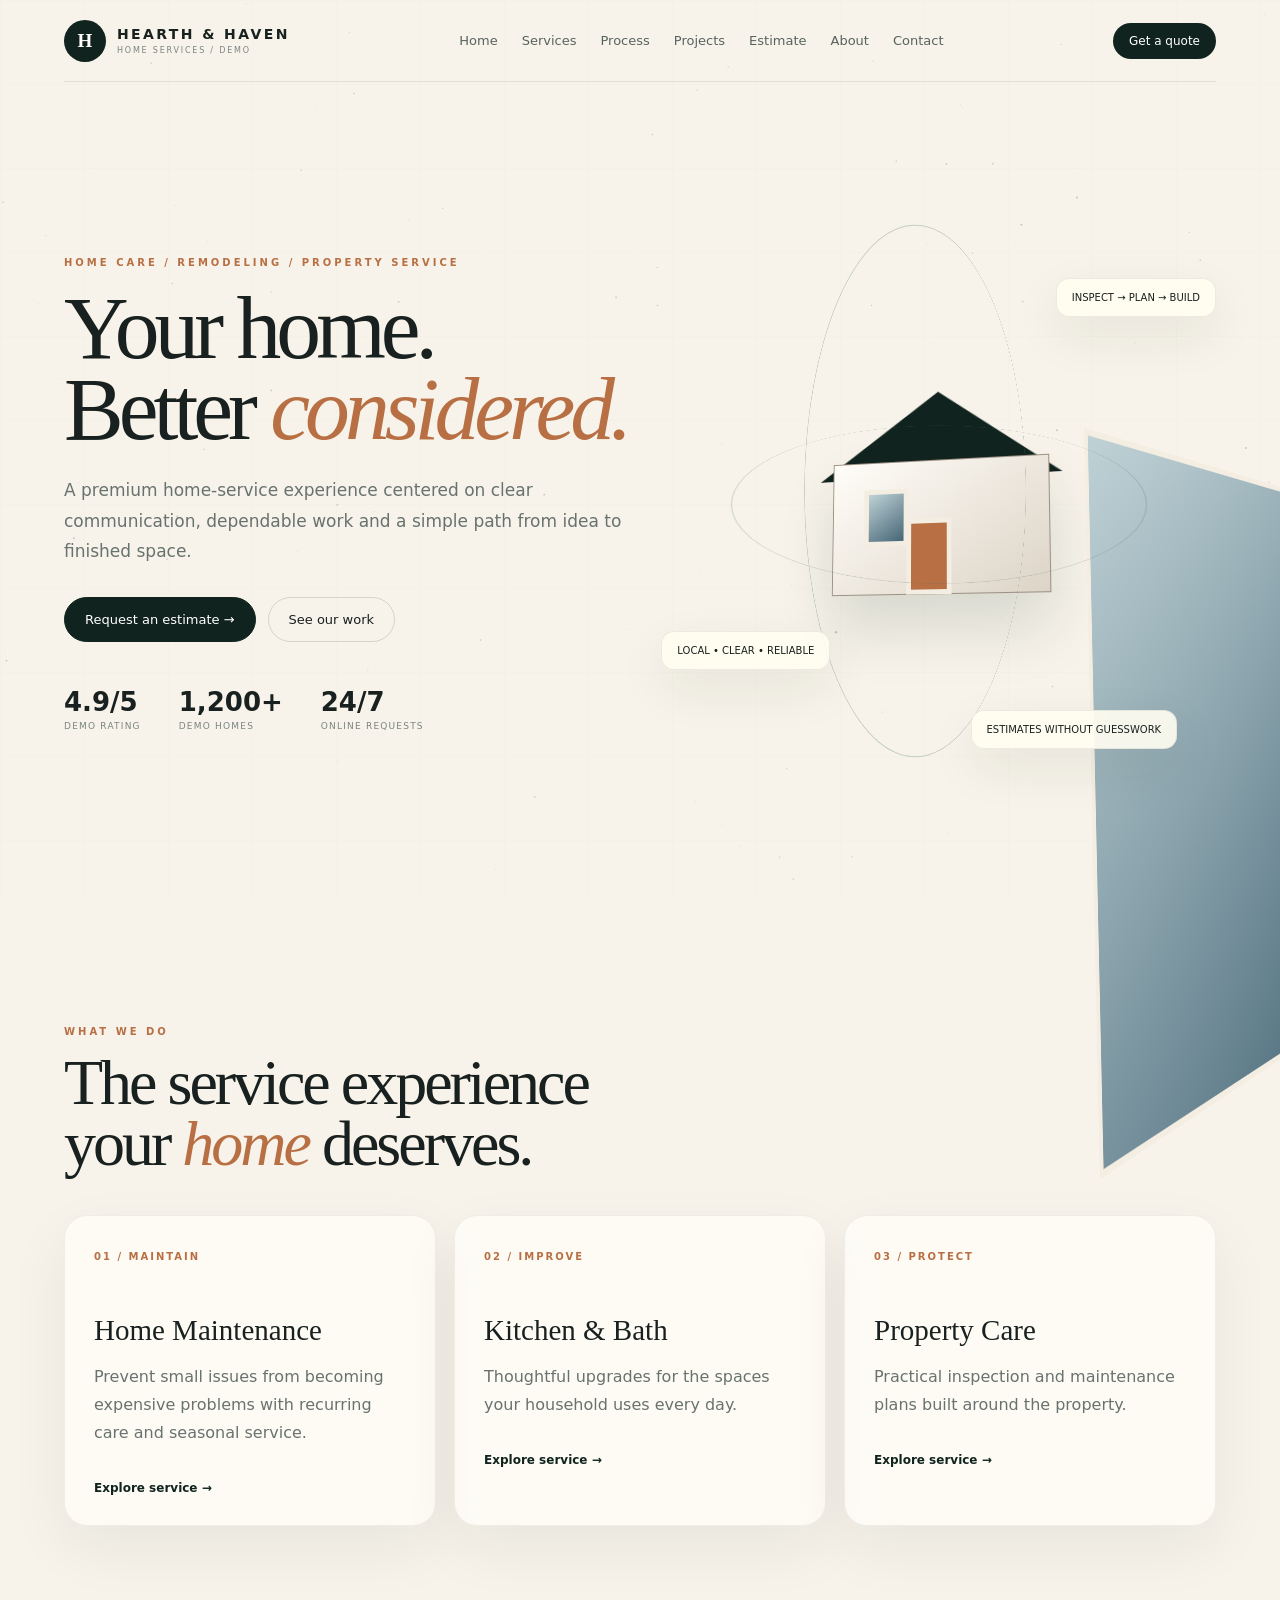
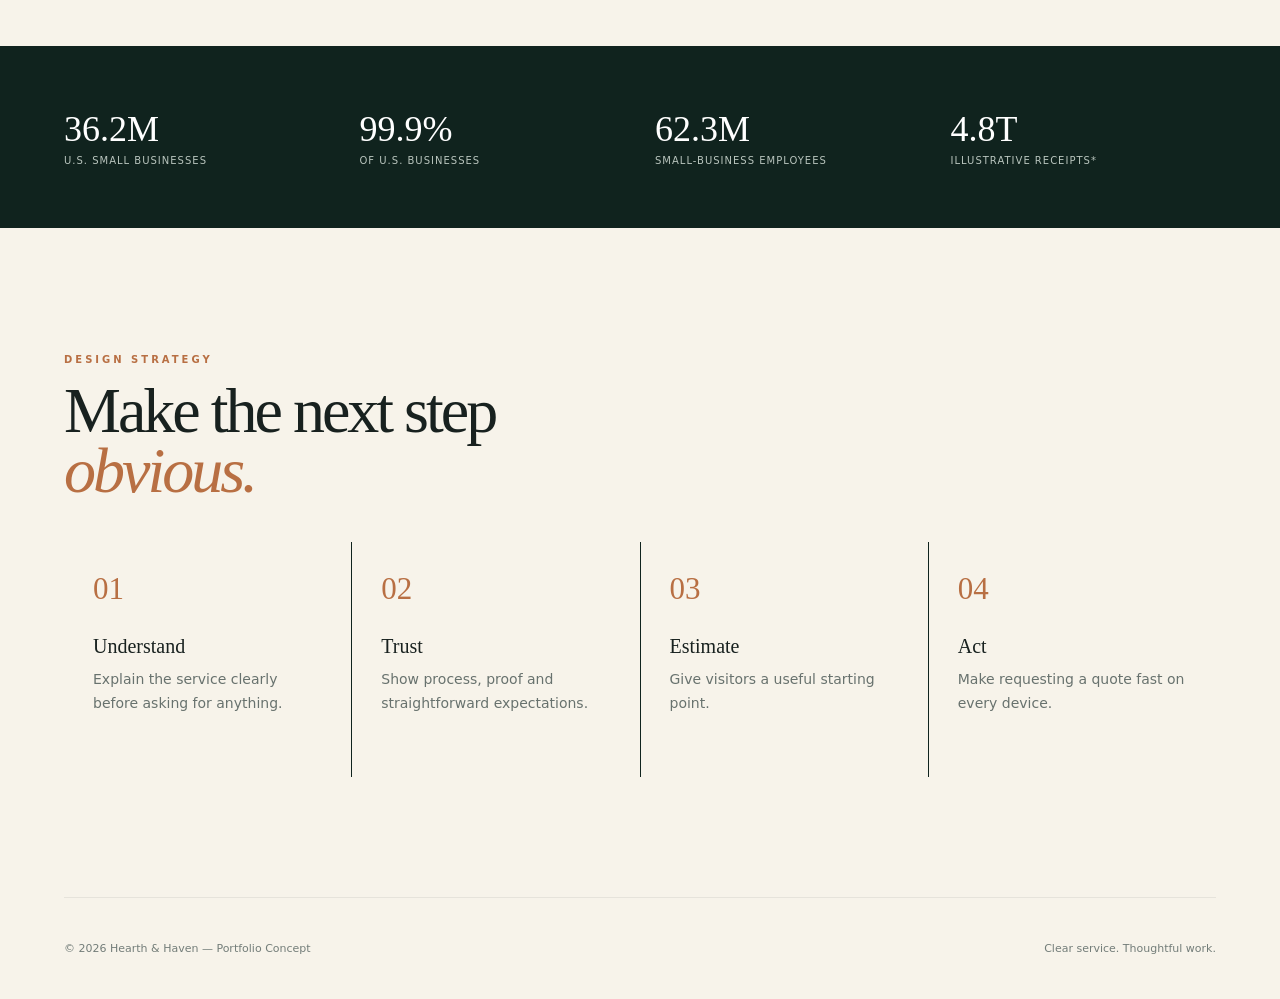
<file: index.html>
<!doctype html>
<html lang="en">
<head>
<meta charset="utf-8">
<meta name="viewport" content="width=device-width,initial-scale=1">
<title>Hearth & Haven — Home</title>
<meta name="description" content="Premium U.S. home-service website concept">
<link rel="stylesheet" href="styles.css">
</head>
<body>
<canvas></canvas><div class="grid"></div>
<header class="header wrap">
<a class="brand" href="index.html"><span class="mark">H</span><span><b>HEARTH & HAVEN</b><small>HOME SERVICES / DEMO</small></span></a>
<nav>
<a href="index.html">Home</a><a href="services.html">Services</a><a href="process.html">Process</a>
<a href="projects.html">Projects</a><a href="pricing.html">Estimate</a><a href="about.html">About</a><a href="contact.html">Contact</a>
</nav>
<a class="header-btn" href="contact.html">Get a quote</a>
</header>

<main>
<section class="hero wrap reveal">
<div>
<span class="kicker">HOME CARE / REMODELING / PROPERTY SERVICE</span>
<h1>Your home.<br>Better <em>considered.</em></h1>
<p class="hero-copy">A premium home-service experience centered on clear communication, dependable work and a simple path from idea to finished space.</p>
<div class="actions"><a class="btn dark" href="contact.html">Request an estimate →</a><a class="btn light" href="projects.html">See our work</a></div>
<div class="trust"><div><strong>4.9/5</strong><span>DEMO RATING</span></div><div><strong>1,200+</strong><span>DEMO HOMES</span></div><div><strong>24/7</strong><span>ONLINE REQUESTS</span></div></div>
</div>
<div class="hero-scene">
<div class="house"><div class="roof"></div><div class="house-body"></div><div class="window"></div><div class="window two"></div><div class="door"></div></div>
<div class="orbit one"></div><div class="orbit two"></div>
<div class="float-card fc1">INSPECT → PLAN → BUILD</div><div class="float-card fc2">LOCAL • CLEAR • RELIABLE</div><div class="float-card fc3">ESTIMATES WITHOUT GUESSWORK</div>
</div>
</section>

<section class="section wrap reveal">
<span class="kicker">WHAT WE DO</span>
<h2>The service experience<br>your <em>home</em> deserves.</h2>
<div class="cards">
<article class="card tilt"><span class="num">01 / MAINTAIN</span><h3>Home Maintenance</h3><p>Prevent small issues from becoming expensive problems with recurring care and seasonal service.</p><a href="services.html">Explore service →</a></article>
<article class="card tilt"><span class="num">02 / IMPROVE</span><h3>Kitchen & Bath</h3><p>Thoughtful upgrades for the spaces your household uses every day.</p><a href="services.html">Explore service →</a></article>
<article class="card tilt"><span class="num">03 / PROTECT</span><h3>Property Care</h3><p>Practical inspection and maintenance plans built around the property.</p><a href="services.html">Explore service →</a></article>
</div>
</section>

<section class="stats">
<div class="wrap stats-grid">
<div><strong>36.2M</strong><span>U.S. SMALL BUSINESSES</span></div>
<div><strong>99.9%</strong><span>OF U.S. BUSINESSES</span></div>
<div><strong>62.3M</strong><span>SMALL-BUSINESS EMPLOYEES</span></div>
<div><strong>4.8T</strong><span>ILLUSTRATIVE RECEIPTS*</span></div>
</div>
</section>

<section class="section wrap reveal">
<span class="kicker">DESIGN STRATEGY</span>
<h2>Make the next step<br><em>obvious.</em></h2>
<div class="process">
<div class="step"><div class="step-num">01</div><h3>Understand</h3><p>Explain the service clearly before asking for anything.</p></div>
<div class="step"><div class="step-num">02</div><h3>Trust</h3><p>Show process, proof and straightforward expectations.</p></div>
<div class="step"><div class="step-num">03</div><h3>Estimate</h3><p>Give visitors a useful starting point.</p></div>
<div class="step"><div class="step-num">04</div><h3>Act</h3><p>Make requesting a quote fast on every device.</p></div>
</div>
</section>
</main>

<footer class="footer wrap"><div>© 2026 Hearth & Haven — Portfolio Concept</div><div>Clear service. Thoughtful work.</div></footer>
<script src="app.js"></script>
</body>
</html>
</file>
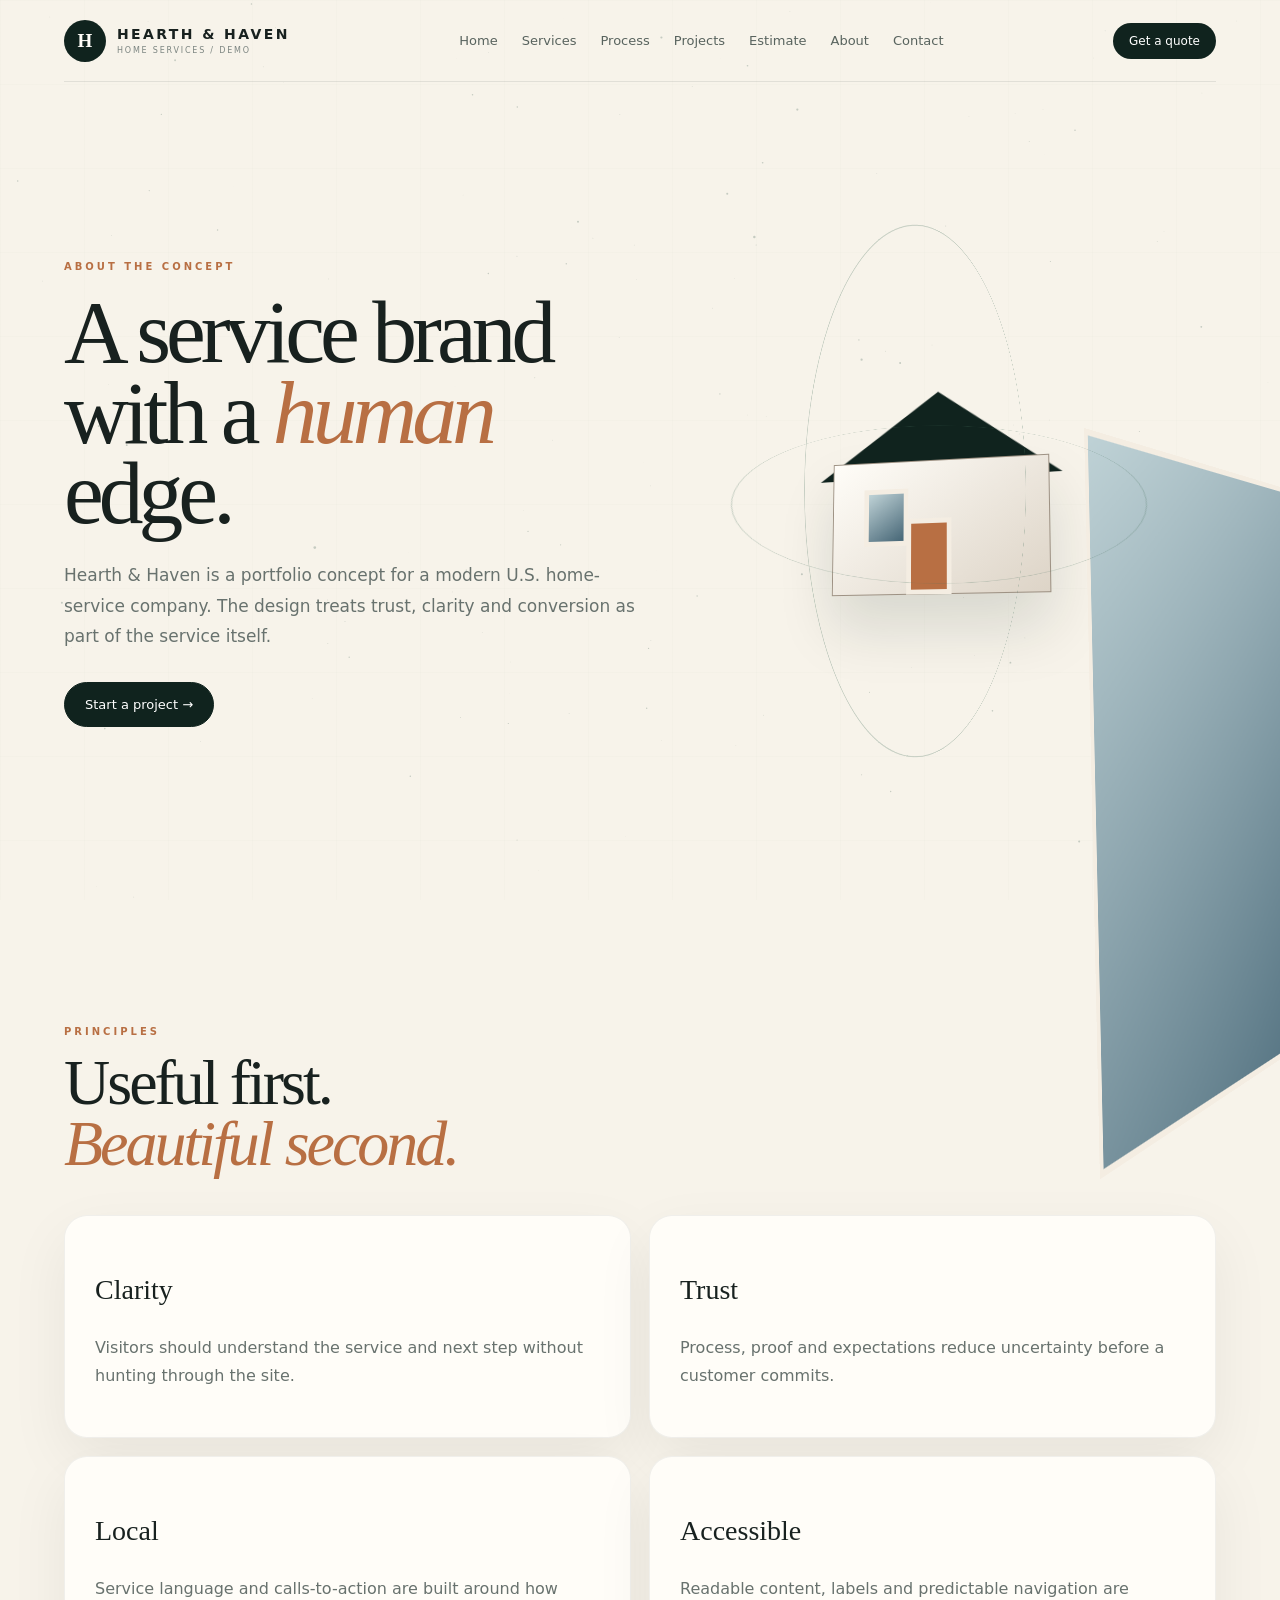
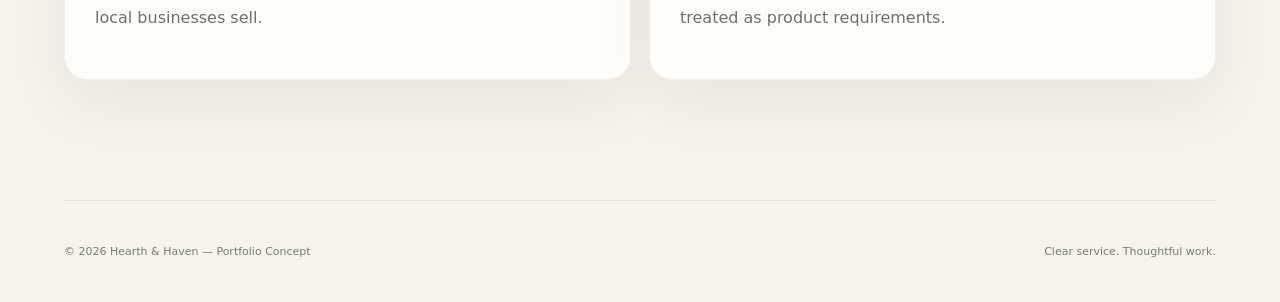
<file: about.html>
<!doctype html>
<html lang="en">
<head>
<meta charset="utf-8">
<meta name="viewport" content="width=device-width,initial-scale=1">
<title>About — Hearth & Haven</title>
<meta name="description" content="About the Hearth & Haven portfolio concept">
<link rel="stylesheet" href="styles.css">
</head>
<body>
<canvas></canvas><div class="grid"></div>
<header class="header wrap">
<a class="brand" href="index.html"><span class="mark">H</span><span><b>HEARTH & HAVEN</b><small>HOME SERVICES / DEMO</small></span></a>
<nav>
<a href="index.html">Home</a><a href="services.html">Services</a><a href="process.html">Process</a>
<a href="projects.html">Projects</a><a href="pricing.html">Estimate</a><a href="about.html">About</a><a href="contact.html">Contact</a>
</nav>
<a class="header-btn" href="contact.html">Get a quote</a>
</header>

<main>
<section class="hero wrap reveal">
<div><span class="kicker">ABOUT THE CONCEPT</span><h1>A service brand<br>with a <em>human</em> edge.</h1><p class="hero-copy">Hearth & Haven is a portfolio concept for a modern U.S. home-service company. The design treats trust, clarity and conversion as part of the service itself.</p><div class="actions"><a class="btn dark" href="contact.html">Start a project →</a></div></div>
<div class="hero-scene"><div class="house"><div class="roof"></div><div class="house-body"></div><div class="window"></div><div class="window two"></div><div class="door"></div></div><div class="orbit one"></div><div class="orbit two"></div></div>
</section>
<section class="section wrap reveal">
<span class="kicker">PRINCIPLES</span><h2>Useful first.<br><em>Beautiful second.</em></h2>
<div class="about-grid">
<article class="about-card tilt"><h3>Clarity</h3><p>Visitors should understand the service and next step without hunting through the site.</p></article>
<article class="about-card tilt"><h3>Trust</h3><p>Process, proof and expectations reduce uncertainty before a customer commits.</p></article>
<article class="about-card tilt"><h3>Local</h3><p>Service language and calls-to-action are built around how local businesses sell.</p></article>
<article class="about-card tilt"><h3>Accessible</h3><p>Readable content, labels and predictable navigation are treated as product requirements.</p></article>
</div>
</section>
</main>

<footer class="footer wrap"><div>© 2026 Hearth & Haven — Portfolio Concept</div><div>Clear service. Thoughtful work.</div></footer>
<script src="app.js"></script>
</body>
</html>
</file>
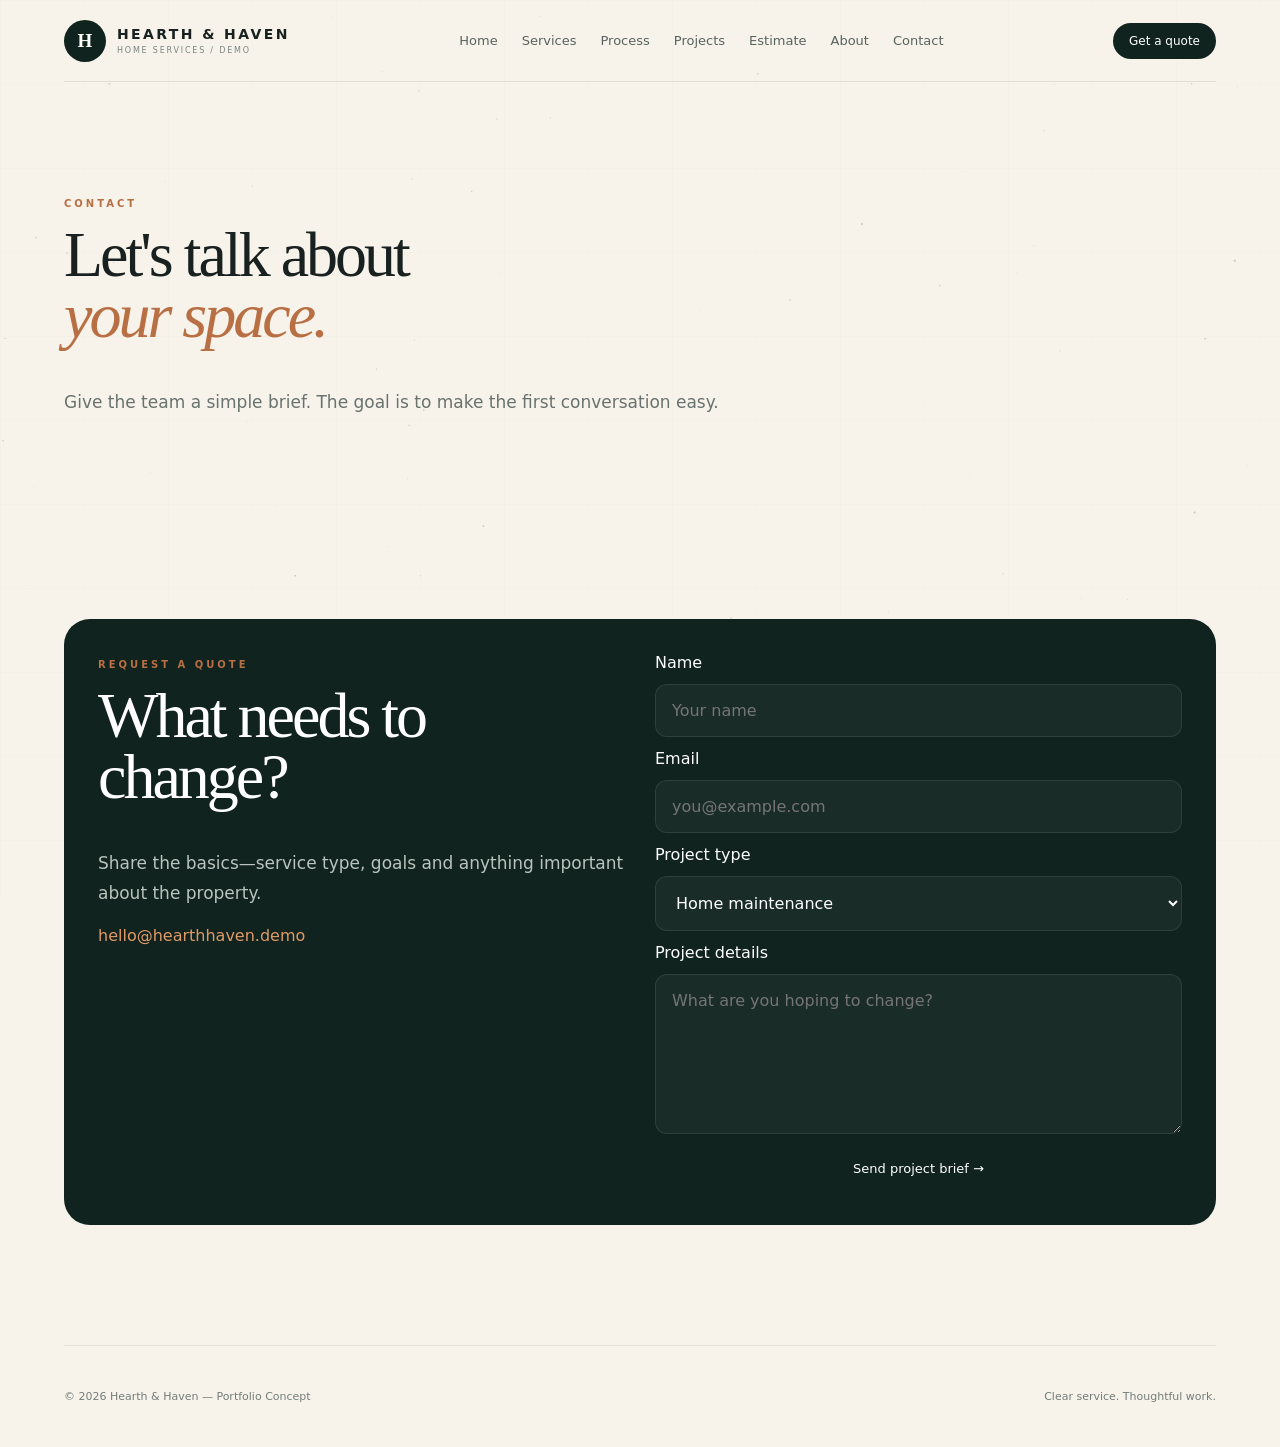
<file: contact.html>
<!doctype html>
<html lang="en">
<head>
<meta charset="utf-8">
<meta name="viewport" content="width=device-width,initial-scale=1">
<title>Contact — Hearth & Haven</title>
<meta name="description" content="Request a project estimate">
<link rel="stylesheet" href="styles.css">
</head>
<body>
<canvas></canvas><div class="grid"></div>
<header class="header wrap">
<a class="brand" href="index.html"><span class="mark">H</span><span><b>HEARTH & HAVEN</b><small>HOME SERVICES / DEMO</small></span></a>
<nav>
<a href="index.html">Home</a><a href="services.html">Services</a><a href="process.html">Process</a>
<a href="projects.html">Projects</a><a href="pricing.html">Estimate</a><a href="about.html">About</a><a href="contact.html">Contact</a>
</nav>
<a class="header-btn" href="contact.html">Get a quote</a>
</header>

<main>
<section class="page-head wrap reveal"><span class="kicker">CONTACT</span><h1 class="page-title">Let's talk about<br><em>your space.</em></h1><p>Give the team a simple brief. The goal is to make the first conversation easy.</p></section>
<section class="section wrap">
<div class="contact reveal">
<div><span class="kicker">REQUEST A QUOTE</span><h2>What needs to change?</h2><p class="lead">Share the basics—service type, goals and anything important about the property.</p><p><a class="email" href="mailto:hello@hearthhaven.demo">hello@hearthhaven.demo</a></p></div>
<form class="form" action="mailto:hello@hearthhaven.demo" method="post" enctype="text/plain">
<label for="name">Name</label><input id="name" name="name" placeholder="Your name" required>
<label for="email">Email</label><input id="email" name="email" type="email" placeholder="you@example.com" required>
<label for="type">Project type</label><select id="type" name="type"><option>Home maintenance</option><option>Kitchen remodel</option><option>Bathroom remodel</option><option>Exterior refresh</option><option>Other</option></select>
<label for="message">Project details</label><textarea id="message" name="message" placeholder="What are you hoping to change?" required></textarea>
<button class="btn dark" type="submit">Send project brief →</button>
</form>
</div>
</section>
</main>

<footer class="footer wrap"><div>© 2026 Hearth & Haven — Portfolio Concept</div><div>Clear service. Thoughtful work.</div></footer>
<script src="app.js"></script>
</body>
</html>
</file>
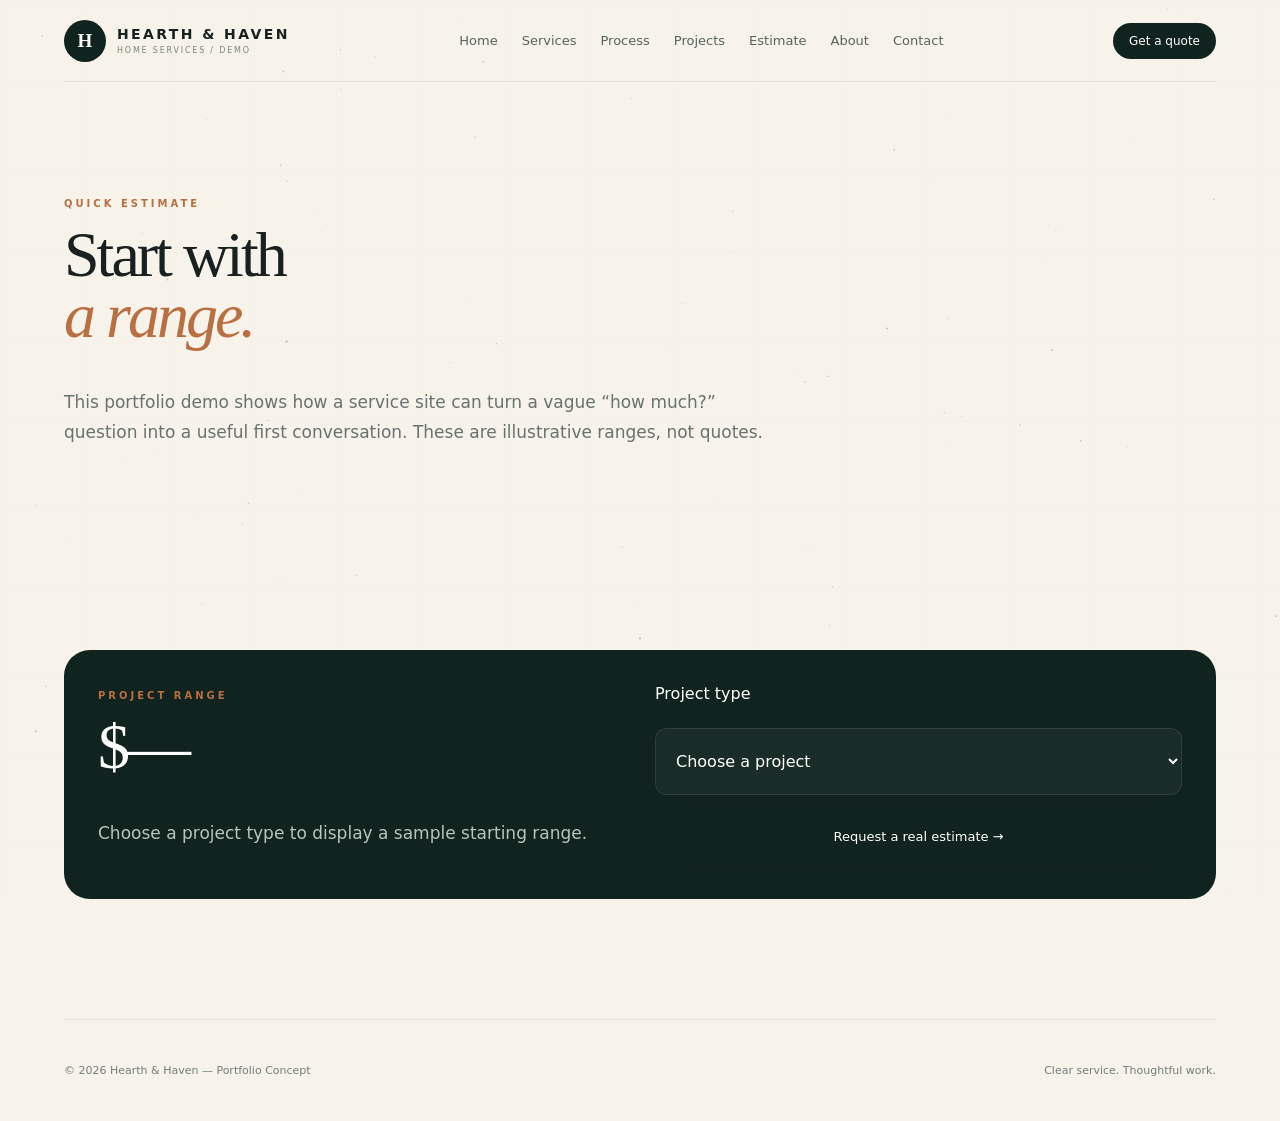
<file: pricing.html>
<!doctype html>
<html lang="en">
<head>
<meta charset="utf-8">
<meta name="viewport" content="width=device-width,initial-scale=1">
<title>Estimate — Hearth & Haven</title>
<meta name="description" content="Illustrative project-range estimator">
<link rel="stylesheet" href="styles.css">
</head>
<body>
<canvas></canvas><div class="grid"></div>
<header class="header wrap">
<a class="brand" href="index.html"><span class="mark">H</span><span><b>HEARTH & HAVEN</b><small>HOME SERVICES / DEMO</small></span></a>
<nav>
<a href="index.html">Home</a><a href="services.html">Services</a><a href="process.html">Process</a>
<a href="projects.html">Projects</a><a href="pricing.html">Estimate</a><a href="about.html">About</a><a href="contact.html">Contact</a>
</nav>
<a class="header-btn" href="contact.html">Get a quote</a>
</header>

<main>
<section class="page-head wrap reveal"><span class="kicker">QUICK ESTIMATE</span><h1 class="page-title">Start with<br><em>a range.</em></h1><p>This portfolio demo shows how a service site can turn a vague “how much?” question into a useful first conversation. These are illustrative ranges, not quotes.</p></section>
<section class="section wrap reveal"><div class="contact"><div><span class="kicker">PROJECT RANGE</span><h2 id="estimateValue">$—</h2><p class="lead">Choose a project type to display a sample starting range.</p></div><div class="form"><label for="estimateType">Project type</label><select id="estimateType"><option value="">Choose a project</option><option value="maintenance">Home maintenance</option><option value="kitchen">Kitchen remodel</option><option value="bathroom">Bathroom remodel</option><option value="exterior">Exterior refresh</option><option value="renovation">Larger renovation</option></select><a class="btn light" href="contact.html">Request a real estimate →</a></div></div></section>
</main>

<footer class="footer wrap"><div>© 2026 Hearth & Haven — Portfolio Concept</div><div>Clear service. Thoughtful work.</div></footer>
<script src="app.js"></script>
</body>
</html>
</file>
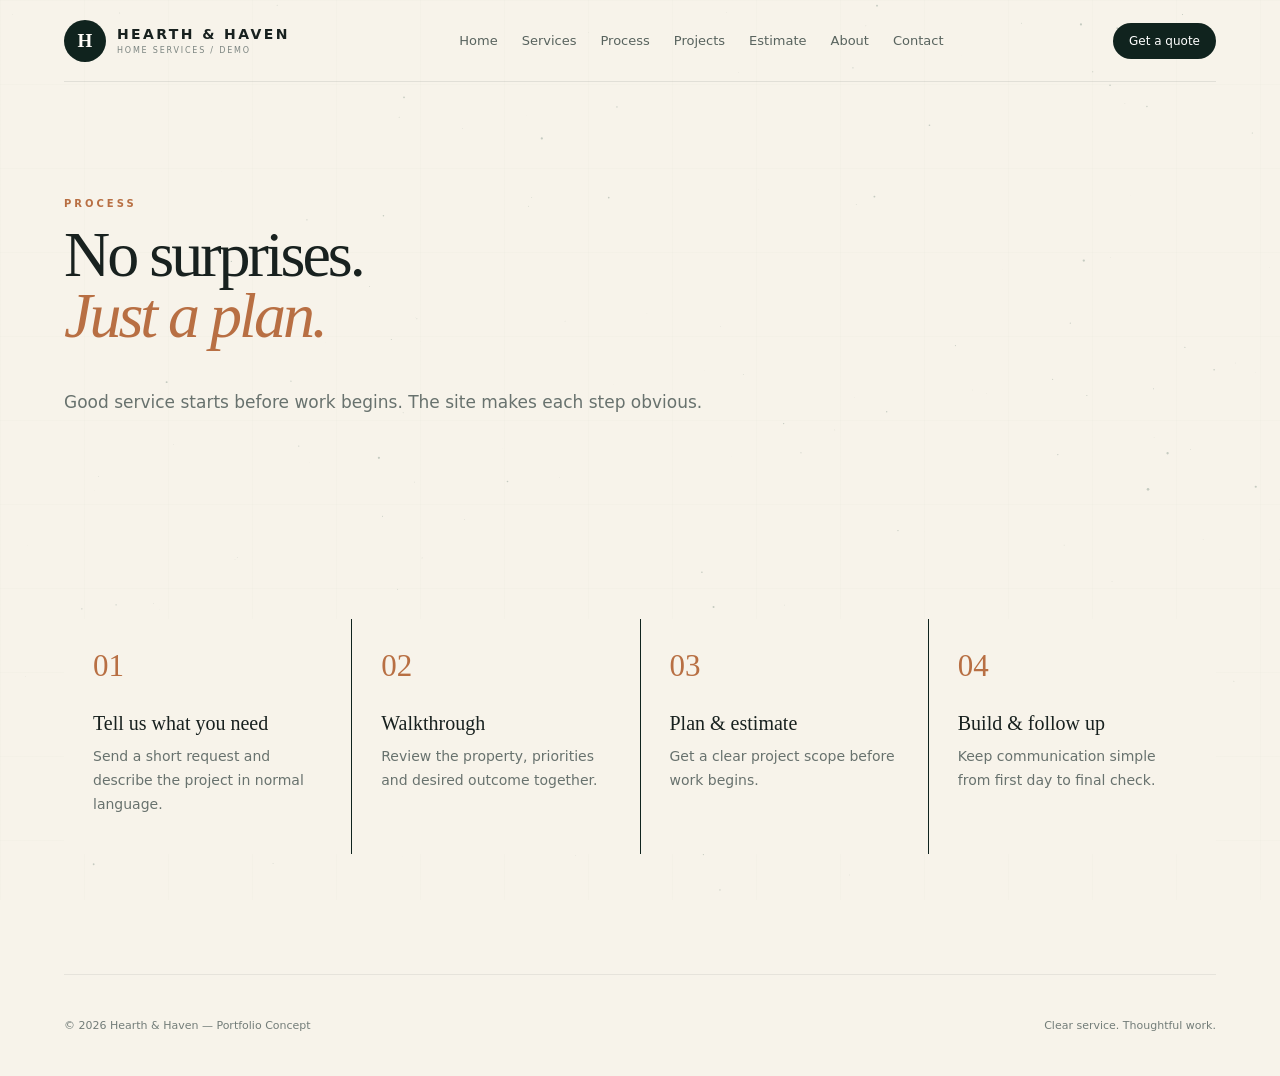
<file: process.html>
<!doctype html>
<html lang="en">
<head>
<meta charset="utf-8">
<meta name="viewport" content="width=device-width,initial-scale=1">
<title>Process — Hearth & Haven</title>
<meta name="description" content="A clear four-step home-service process">
<link rel="stylesheet" href="styles.css">
</head>
<body>
<canvas></canvas><div class="grid"></div>
<header class="header wrap">
<a class="brand" href="index.html"><span class="mark">H</span><span><b>HEARTH & HAVEN</b><small>HOME SERVICES / DEMO</small></span></a>
<nav>
<a href="index.html">Home</a><a href="services.html">Services</a><a href="process.html">Process</a>
<a href="projects.html">Projects</a><a href="pricing.html">Estimate</a><a href="about.html">About</a><a href="contact.html">Contact</a>
</nav>
<a class="header-btn" href="contact.html">Get a quote</a>
</header>

<main>
<section class="page-head wrap reveal"><span class="kicker">PROCESS</span><h1 class="page-title">No surprises.<br><em>Just a plan.</em></h1><p>Good service starts before work begins. The site makes each step obvious.</p></section>
<section class="section wrap reveal">
<div class="process">
<div class="step"><div class="step-num">01</div><h3>Tell us what you need</h3><p>Send a short request and describe the project in normal language.</p></div>
<div class="step"><div class="step-num">02</div><h3>Walkthrough</h3><p>Review the property, priorities and desired outcome together.</p></div>
<div class="step"><div class="step-num">03</div><h3>Plan & estimate</h3><p>Get a clear project scope before work begins.</p></div>
<div class="step"><div class="step-num">04</div><h3>Build & follow up</h3><p>Keep communication simple from first day to final check.</p></div>
</div>
</section>
</main>

<footer class="footer wrap"><div>© 2026 Hearth & Haven — Portfolio Concept</div><div>Clear service. Thoughtful work.</div></footer>
<script src="app.js"></script>
</body>
</html>
</file>
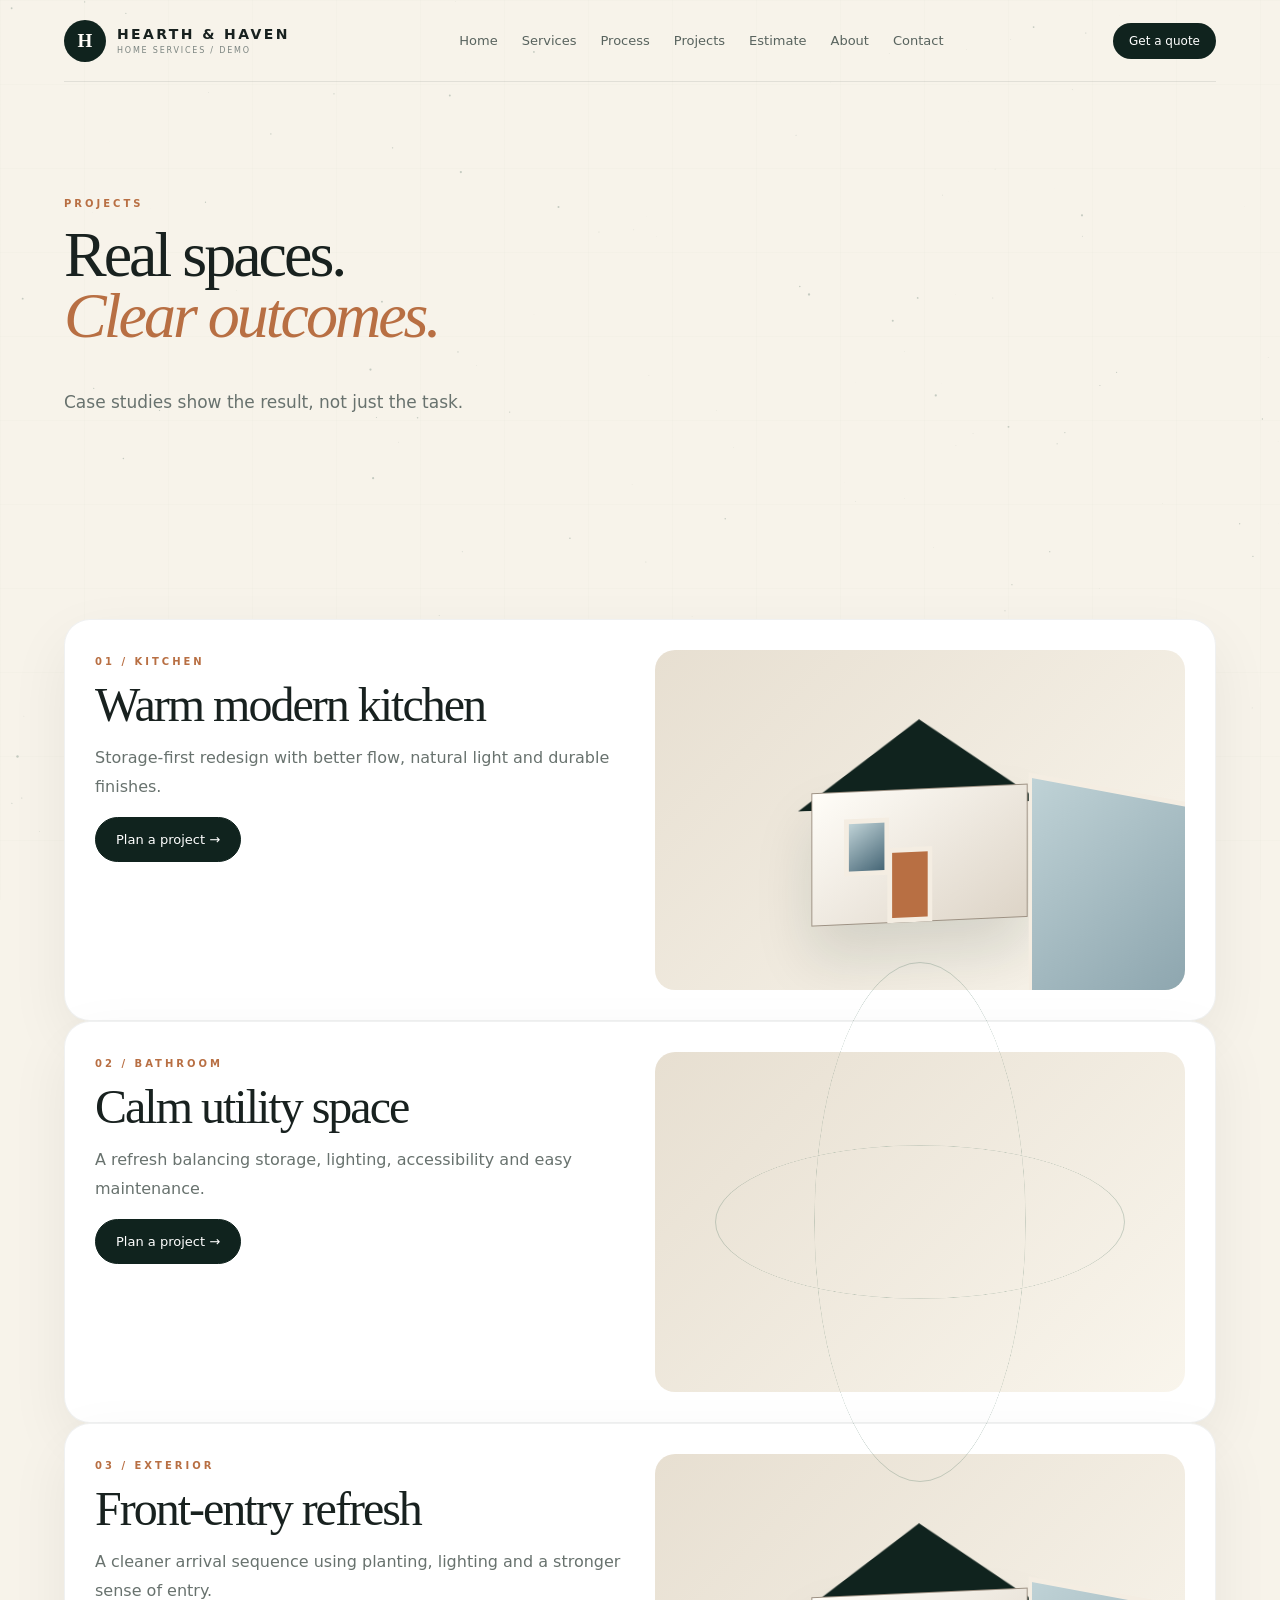
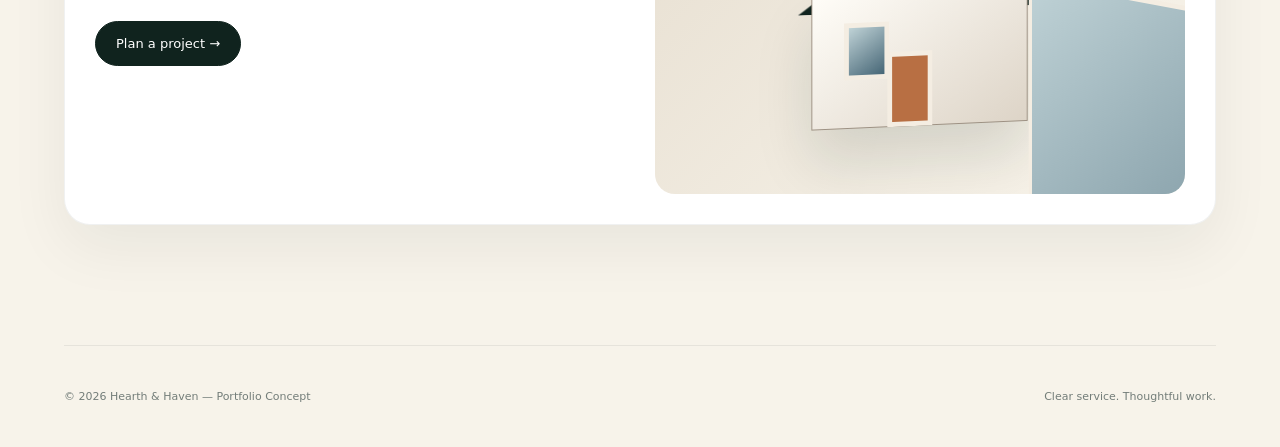
<file: projects.html>
<!doctype html>
<html lang="en">
<head>
<meta charset="utf-8">
<meta name="viewport" content="width=device-width,initial-scale=1">
<title>Projects — Hearth & Haven</title>
<meta name="description" content="Selected home project case studies">
<link rel="stylesheet" href="styles.css">
</head>
<body>
<canvas></canvas><div class="grid"></div>
<header class="header wrap">
<a class="brand" href="index.html"><span class="mark">H</span><span><b>HEARTH & HAVEN</b><small>HOME SERVICES / DEMO</small></span></a>
<nav>
<a href="index.html">Home</a><a href="services.html">Services</a><a href="process.html">Process</a>
<a href="projects.html">Projects</a><a href="pricing.html">Estimate</a><a href="about.html">About</a><a href="contact.html">Contact</a>
</nav>
<a class="header-btn" href="contact.html">Get a quote</a>
</header>

<main>
<section class="page-head wrap reveal"><span class="kicker">PROJECTS</span><h1 class="page-title">Real spaces.<br><em>Clear outcomes.</em></h1><p>Case studies show the result, not just the task.</p></section>
<section class="section wrap">
<article class="project reveal"><div><span class="kicker">01 / KITCHEN</span><h2>Warm modern kitchen</h2><p>Storage-first redesign with better flow, natural light and durable finishes.</p><a class="btn dark" href="contact.html">Plan a project →</a></div><div class="project-visual"><div class="house"><div class="roof"></div><div class="house-body"></div><div class="window"></div><div class="window two"></div><div class="door"></div></div></div></article>
<article class="project reveal"><div><span class="kicker">02 / BATHROOM</span><h2>Calm utility space</h2><p>A refresh balancing storage, lighting, accessibility and easy maintenance.</p><a class="btn dark" href="contact.html">Plan a project →</a></div><div class="project-visual"><div class="orbit one"></div><div class="orbit two"></div></div></article>
<article class="project reveal"><div><span class="kicker">03 / EXTERIOR</span><h2>Front-entry refresh</h2><p>A cleaner arrival sequence using planting, lighting and a stronger sense of entry.</p><a class="btn dark" href="contact.html">Plan a project →</a></div><div class="project-visual"><div class="house"><div class="roof"></div><div class="house-body"></div><div class="window"></div><div class="window two"></div><div class="door"></div></div></div></article>
</section>
</main>

<footer class="footer wrap"><div>© 2026 Hearth & Haven — Portfolio Concept</div><div>Clear service. Thoughtful work.</div></footer>
<script src="app.js"></script>
</body>
</html>
</file>
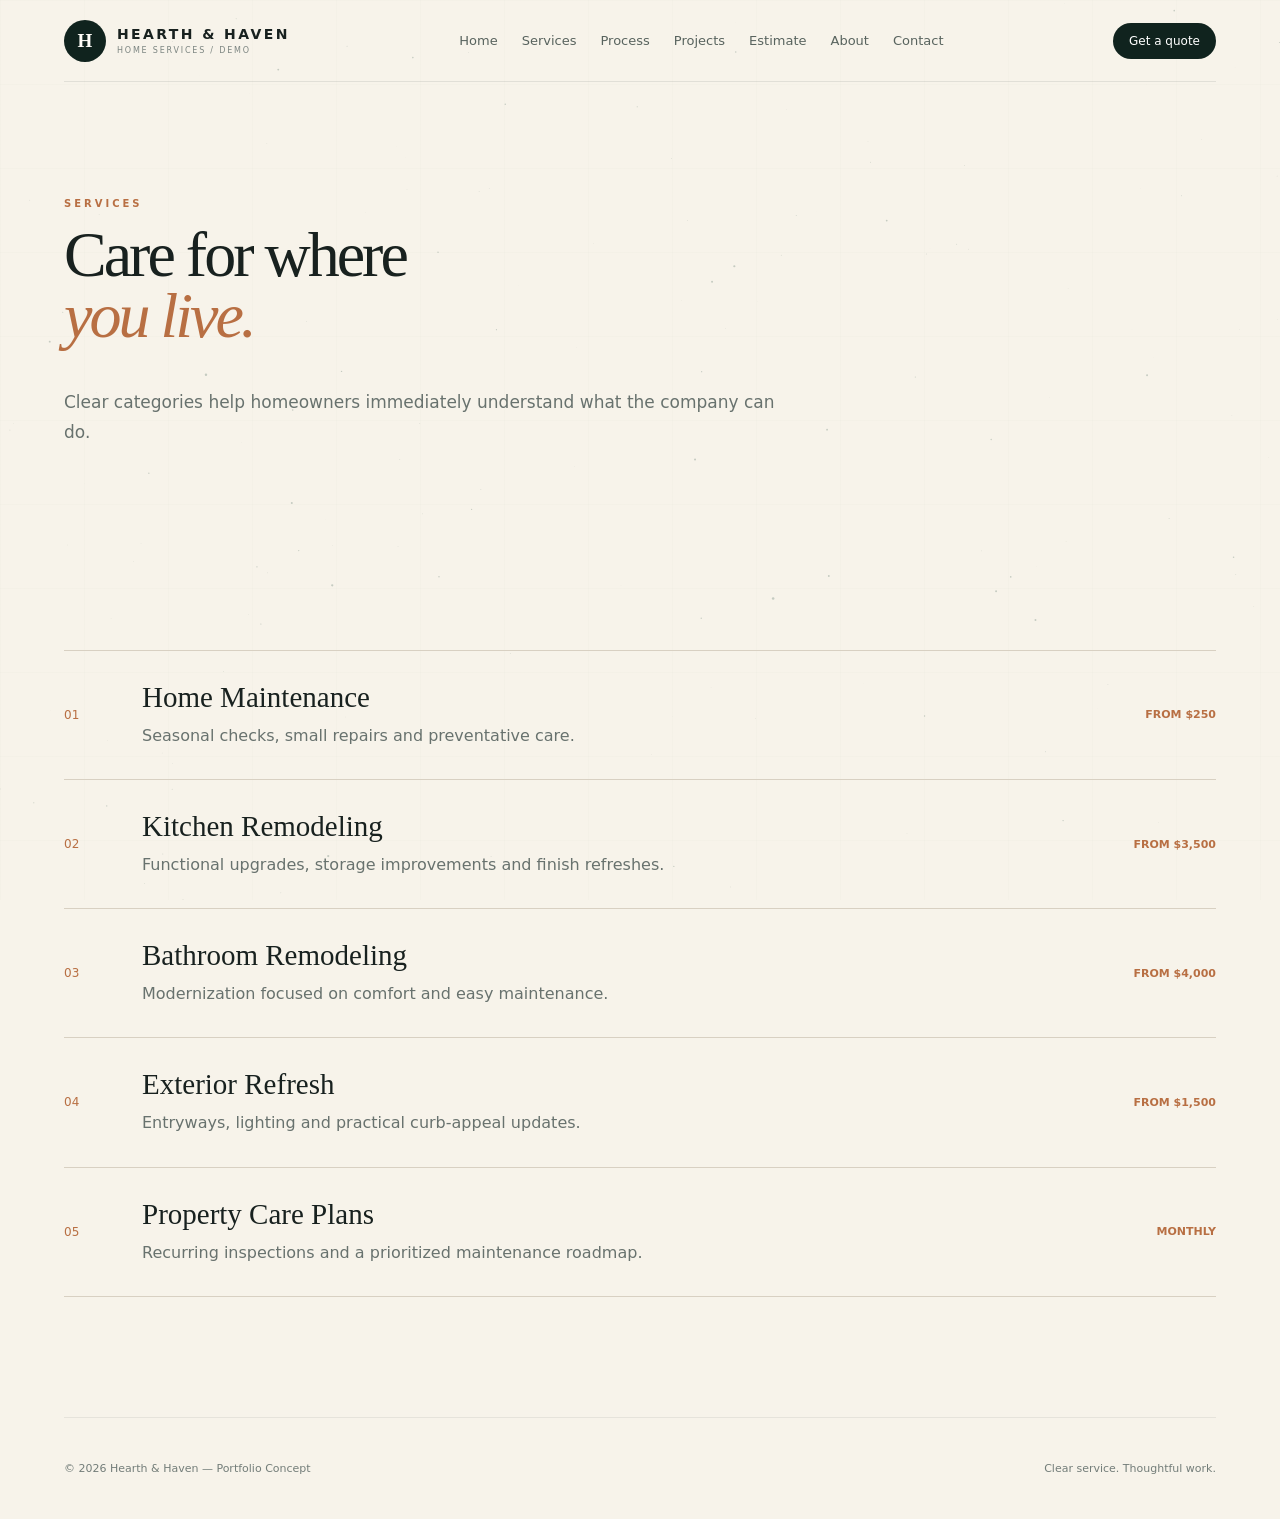
<file: services.html>
<!doctype html>
<html lang="en">
<head>
<meta charset="utf-8">
<meta name="viewport" content="width=device-width,initial-scale=1">
<title>Services — Hearth & Haven</title>
<meta name="description" content="Home maintenance and renovation services">
<link rel="stylesheet" href="styles.css">
</head>
<body>
<canvas></canvas><div class="grid"></div>
<header class="header wrap">
<a class="brand" href="index.html"><span class="mark">H</span><span><b>HEARTH & HAVEN</b><small>HOME SERVICES / DEMO</small></span></a>
<nav>
<a href="index.html">Home</a><a href="services.html">Services</a><a href="process.html">Process</a>
<a href="projects.html">Projects</a><a href="pricing.html">Estimate</a><a href="about.html">About</a><a href="contact.html">Contact</a>
</nav>
<a class="header-btn" href="contact.html">Get a quote</a>
</header>

<main>
<section class="page-head wrap reveal"><span class="kicker">SERVICES</span><h1 class="page-title">Care for where<br><em>you live.</em></h1><p>Clear categories help homeowners immediately understand what the company can do.</p></section>
<section class="section wrap reveal"><div class="service-list">
<div class="service"><span class="service-num">01</span><div><h3>Home Maintenance</h3><p>Seasonal checks, small repairs and preventative care.</p></div><span class="service-price">FROM $250</span></div>
<div class="service"><span class="service-num">02</span><div><h3>Kitchen Remodeling</h3><p>Functional upgrades, storage improvements and finish refreshes.</p></div><span class="service-price">FROM $3,500</span></div>
<div class="service"><span class="service-num">03</span><div><h3>Bathroom Remodeling</h3><p>Modernization focused on comfort and easy maintenance.</p></div><span class="service-price">FROM $4,000</span></div>
<div class="service"><span class="service-num">04</span><div><h3>Exterior Refresh</h3><p>Entryways, lighting and practical curb-appeal updates.</p></div><span class="service-price">FROM $1,500</span></div>
<div class="service"><span class="service-num">05</span><div><h3>Property Care Plans</h3><p>Recurring inspections and a prioritized maintenance roadmap.</p></div><span class="service-price">MONTHLY</span></div>
</div></section>
</main>

<footer class="footer wrap"><div>© 2026 Hearth & Haven — Portfolio Concept</div><div>Clear service. Thoughtful work.</div></footer>
<script src="app.js"></script>
</body>
</html>
</file>
<file: styles.css>
:root{--ink:#18211f;--deep:#10231e;--paper:#f7f3ea;--white:#fffdf8;--copper:#b86f43;--muted:#68726e;--line:#18211f18}
*{box-sizing:border-box}
html{scroll-behavior:smooth}
body{margin:0;background:var(--paper);color:var(--ink);font-family:Inter,system-ui,-apple-system,"Segoe UI",sans-serif;overflow-x:hidden}
a{text-decoration:none;color:inherit}
button,input,select,textarea{font:inherit}
canvas{position:fixed;inset:0;width:100%;height:100%;z-index:-5;pointer-events:none}
.grid{position:fixed;inset:0;z-index:-4;pointer-events:none;opacity:.18;background-image:linear-gradient(#244b3d14 1px,transparent 1px),linear-gradient(90deg,#244b3d14 1px,transparent 1px);background-size:84px 84px}
.wrap{width:min(1180px,90%);margin:auto}
.header{height:82px;display:flex;align-items:center;justify-content:space-between;border-bottom:1px solid var(--line);position:relative;z-index:10}
.brand{display:flex;align-items:center;gap:11px}
.mark{width:42px;height:42px;border-radius:50%;display:grid;place-items:center;background:var(--deep);color:var(--white);font:700 19px Georgia,serif}
.brand b{display:block;letter-spacing:2.4px;font-size:14px}
.brand small{display:block;font-size:8px;color:#7c8581;letter-spacing:1.8px;margin-top:4px}
nav{display:flex;gap:24px;font-size:13px;color:#58635e}
nav a:hover,nav a.active{color:var(--ink)}
.header-btn{padding:11px 16px;border-radius:999px;background:var(--deep);color:#fff;font-size:12px}
.hero{min-height:calc(100vh - 82px);display:grid;grid-template-columns:1.02fr .98fr;gap:20px;align-items:center}
.kicker{display:inline-block;color:var(--copper);font-size:10px;letter-spacing:3px;font-weight:900}
h1,h2,h3{font-family:Georgia,"Times New Roman",serif;font-weight:500}
h1{font-size:clamp(58px,7vw,100px);line-height:.9;letter-spacing:-5px;margin:18px 0 26px}
h1 em,h2 em{font-style:italic;color:var(--copper)}
.hero-copy,.lead{color:var(--muted);font-size:17px;line-height:1.8;max-width:650px}
.actions{display:flex;gap:12px;flex-wrap:wrap;margin-top:30px}
.btn{display:inline-flex;align-items:center;justify-content:center;padding:14px 20px;border-radius:999px;border:1px solid #18211f25;font-size:13px;transition:.3s}
.btn:hover{transform:translateY(-3px)}
.dark{background:var(--deep);color:#fff;border-color:var(--deep)}
.light{background:transparent}
.trust{display:flex;gap:38px;margin-top:45px}
.trust strong{display:block;font-size:26px}
.trust span{display:block;font-size:9px;color:#7a8480;letter-spacing:1.2px;margin-top:4px}
.hero-scene{height:560px;position:relative;display:grid;place-items:center;perspective:1100px}
.house{width:270px;height:205px;position:relative;transform-style:preserve-3d;transform:rotateX(9deg) rotateY(-16deg);animation:float 6s ease-in-out infinite}
.house-body{position:absolute;left:22px;top:70px;width:225px;height:135px;background:linear-gradient(145deg,#fffdf8,#ddd4c7);border:1px solid #9d9183;box-shadow:0 32px 60px #10231e22}
.roof{position:absolute;left:8px;top:0;width:0;height:0;border-left:126px solid transparent;border-right:126px solid transparent;border-bottom:88px solid var(--deep)}
.window{position:absolute;top:98px;left:56px;width:47px;height:58px;background:linear-gradient(145deg,#bfd2d6,#466676);border:5px solid #f4ede2}
.window.two{left:162px}
.door{position:absolute;left:101px;bottom:0;width:47px;height:76px;background:var(--copper);border:5px solid #f4ede2}
.orbit{position:absolute;border:1px solid #47716044;border-radius:50%}
.one{width:410px;height:410px;transform:rotateX(68deg);animation:spin1 14s linear infinite}
.two{width:520px;height:520px;transform:rotateY(66deg);animation:spin2 19s linear infinite}
.float-card{position:absolute;padding:13px 15px;border-radius:13px;background:#fffdf1e8;border:1px solid #18211f14;box-shadow:0 18px 50px #18211f14;font-size:10px}
.fc1{top:12%;right:0}.fc2{left:0;bottom:18%}.fc3{right:7%;bottom:4%}
.section{padding:120px 0}
.section h2,.page-title{font-size:clamp(44px,5vw,72px);line-height:.95;letter-spacing:-3px;margin:14px 0 40px}
.cards{display:grid;grid-template-columns:repeat(3,1fr);gap:18px}
.card{min-height:300px;padding:29px;border-radius:23px;background:#fffdf8cc;border:1px solid #18211f10;box-shadow:0 22px 60px #10231e10;transform-style:preserve-3d;transition:.35s}
.card:hover{border-color:#b86f4340}
.num{font-size:10px;letter-spacing:2px;color:var(--copper);font-weight:900}
.card h3{font-size:29px;margin:50px 0 12px}
.card p{color:var(--muted);line-height:1.75}
.card a{display:inline-block;margin-top:18px;font-size:12px;font-weight:800;color:var(--deep)}
.stats{background:var(--deep);color:#fff;padding:62px 0}
.stats-grid{display:grid;grid-template-columns:repeat(4,1fr);gap:30px}
.stats strong{font:500 36px Georgia,serif;display:block}
.stats span{display:block;font-size:10px;letter-spacing:1px;color:#b9c5be;margin-top:5px}
.process{display:grid;grid-template-columns:repeat(4,1fr);gap:1px;background:var(--deep)}
.step{padding:29px;background:var(--paper);min-height:235px}
.step-num{font:500 31px Georgia,serif;color:var(--copper)}
.step h3{font-size:20px;margin:28px 0 10px}
.step p{margin:0;color:var(--muted);line-height:1.7;font-size:14px}
.page-head{padding:110px 0 65px}
.page-head p{max-width:720px;color:var(--muted);font-size:17px;line-height:1.8}
.service-list{border-top:1px solid #d8d0c2}
.service{display:grid;grid-template-columns:60px 1fr auto;gap:18px;padding:30px 0;border-bottom:1px solid #d8d0c2;align-items:center}
.service-num{color:var(--copper);font-size:12px}
.service h3{font-size:29px;margin:0 0 8px}
.service p{margin:0;color:var(--muted);line-height:1.7}
.service-price{font-size:11px;color:var(--copper);font-weight:900}
.projects{display:grid;gap:22px}
.project{display:grid;grid-template-columns:1fr 1fr;gap:30px;padding:30px;border-radius:26px;background:#fff;border:1px solid #18211f10;box-shadow:0 22px 60px #10231e10}
.project h2{font-size:48px;letter-spacing:-2px;margin:13px 0 14px}
.project p{color:var(--muted);line-height:1.8}
.project-visual{min-height:340px;border-radius:20px;display:grid;place-items:center;overflow:hidden;background:linear-gradient(135deg,#e7dfd1,#f9f5ec)}
.about-grid{display:grid;grid-template-columns:1fr 1fr;gap:18px}
.about-card{padding:30px;border-radius:23px;background:#fffdf8;border:1px solid #18211f10;box-shadow:0 22px 60px #10231e10}
.about-card h3{font-size:28px}.about-card p{color:var(--muted);line-height:1.8}
.contact{display:grid;grid-template-columns:1fr 1fr;gap:30px;padding:34px;border-radius:26px;background:var(--deep);color:white}
.contact .lead{color:#b8c4bd}
.email{color:#e09a67}
.form{display:grid;gap:12px}
.form input,.form select,.form textarea{width:100%;padding:16px;border-radius:12px;border:1px solid #ffffff18;background:#ffffff0b;color:#fff;outline:none}
.form option{color:#111}
.form textarea{min-height:160px;resize:vertical}
.footer{padding:44px 0;border-top:1px solid #18211f12;display:flex;justify-content:space-between;color:#737d79;font-size:11px}
.reveal{opacity:0;transform:translateY(28px);transition:.9s ease}
.reveal.show{opacity:1;transform:none}
@keyframes float{50%{transform:rotateX(12deg) rotateY(-9deg) translateY(-17px)}}
@keyframes spin1{to{transform:rotateX(68deg) rotateZ(360deg)}}
@keyframes spin2{to{transform:rotateY(66deg) rotateZ(-360deg)}}
@media(max-width:850px){
nav{display:none}.hero{grid-template-columns:1fr;padding:55px 0}.hero-scene{height:420px}
.cards,.process,.stats-grid,.project,.about-grid,.contact{grid-template-columns:1fr}
.service{grid-template-columns:42px 1fr}.service-price{grid-column:2}
.footer{display:block}.footer div{margin:8px 0}h1{letter-spacing:-3px}
}
</file>
